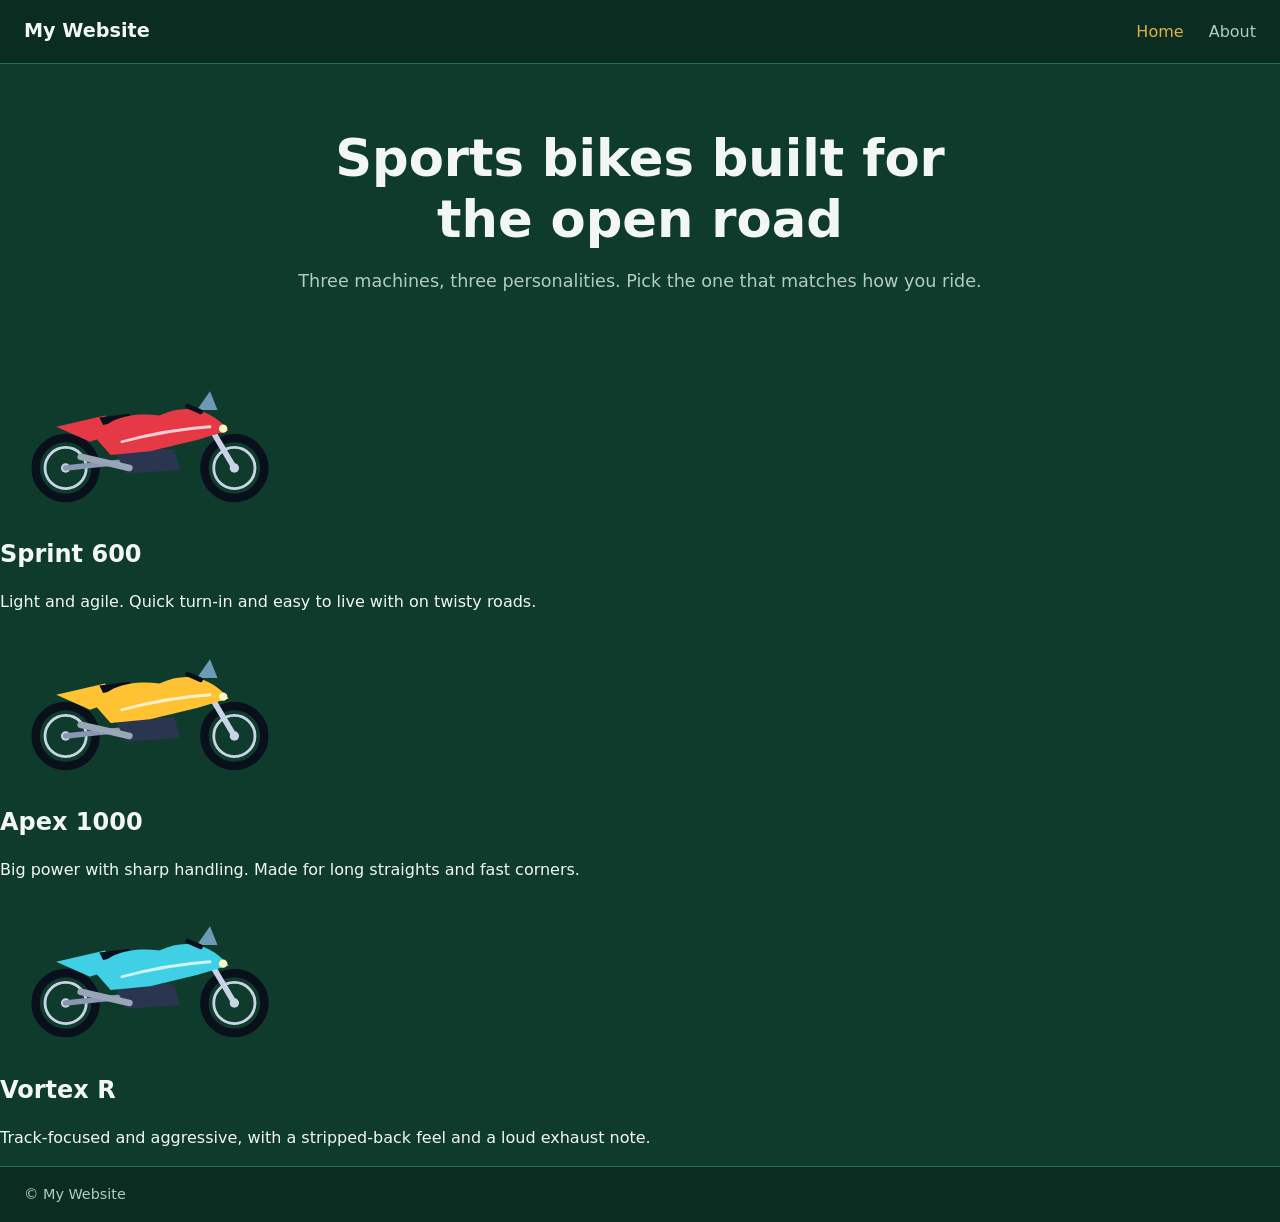
<file: index.html>
<!DOCTYPE html>
<html lang="en">
<head>
  <meta charset="UTF-8">
  <meta name="viewport" content="width=device-width, initial-scale=1">
  <title>My Website - Sports Bikes</title>
  <link rel="stylesheet" href="css/style.css">
</head>
<body>
  <!-- Reusable sports bike drawing. Body colour comes from the "color" of each <use>. -->
  <svg width="0" height="0" style="position:absolute" aria-hidden="true" focusable="false">
    <defs>
      <symbol id="sportbike" viewBox="0 0 300 160">
        <!-- wheels -->
        <circle cx="60" cy="112" r="32" fill="none" stroke="#0a0f1c" stroke-width="9"/>
        <circle cx="60" cy="112" r="22" fill="none" stroke="#c9d3e6" stroke-width="3"/>
        <circle cx="60" cy="112" r="5" fill="#c9d3e6"/>
        <circle cx="240" cy="112" r="32" fill="none" stroke="#0a0f1c" stroke-width="9"/>
        <circle cx="240" cy="112" r="22" fill="none" stroke="#c9d3e6" stroke-width="3"/>
        <circle cx="240" cy="112" r="5" fill="#c9d3e6"/>
        <!-- swingarm and front fork -->
        <path d="M60 112 L135 104" stroke="#8a97b3" stroke-width="6" stroke-linecap="round"/>
        <path d="M240 112 L208 58" stroke="#c9d3e6" stroke-width="6" stroke-linecap="round"/>
        <!-- engine -->
        <path d="M112 92 L176 92 L182 114 L124 118 Z" fill="#2a3550"/>
        <!-- exhaust -->
        <path d="M128 112 L76 100" stroke="#9aa5b8" stroke-width="7" stroke-linecap="round"/>
        <!-- tail section -->
        <path d="M50 68 L102 56 L114 74 L86 84 Z" fill="currentColor"/>
        <!-- seat -->
        <path d="M96 58 L128 54 L130 60 L100 66 Z" fill="#0a0f1c"/>
        <!-- main body and fairing -->
        <path d="M92 80 C100 60 130 52 160 56 C190 42 216 50 234 72 L200 82 L150 94 L108 98 Z" fill="currentColor"/>
        <!-- fairing accent stripe -->
        <path d="M120 84 C150 76 185 70 214 68" fill="none" stroke="#ffffff" stroke-opacity="0.75" stroke-width="3" stroke-linecap="round"/>
        <!-- windscreen -->
        <path d="M200 50 L214 30 L222 50 Z" fill="#9fd0ff" fill-opacity="0.65"/>
        <!-- handlebar and headlight -->
        <path d="M204 52 L190 46" stroke="#0a0f1c" stroke-width="5" stroke-linecap="round"/>
        <circle cx="228" cy="70" r="4.5" fill="#fff6c2"/>
      </symbol>
    </defs>
  </svg>

  <header class="site-header">
    <a class="brand" href="index.html">My Website</a>
    <nav>
      <a href="index.html" aria-current="page">Home</a>
      <a href="about.html">About</a>
    </nav>
  </header>

  <main>
    <section class="hero">
      <h1>Sports bikes built for the open road</h1>
      <p>Three machines, three personalities. Pick the one that matches how you ride.</p>
    </section>

    <section class="bikes" aria-label="Featured sports bikes">
      <article class="bike">
        <svg class="bike-art" style="color:#e63946" role="img" aria-label="Red sports bike">
          <use href="#sportbike" width="100%" height="100%"/>
        </svg>
        <h2>Sprint 600</h2>
        <p>Light and agile. Quick turn-in and easy to live with on twisty roads.</p>
      </article>

      <article class="bike">
        <svg class="bike-art" style="color:#ffc233" role="img" aria-label="Yellow sports bike">
          <use href="#sportbike" width="100%" height="100%"/>
        </svg>
        <h2>Apex 1000</h2>
        <p>Big power with sharp handling. Made for long straights and fast corners.</p>
      </article>

      <article class="bike">
        <svg class="bike-art" style="color:#3fd0e6" role="img" aria-label="Cyan sports bike">
          <use href="#sportbike" width="100%" height="100%"/>
        </svg>
        <h2>Vortex R</h2>
        <p>Track-focused and aggressive, with a stripped-back feel and a loud exhaust note.</p>
      </article>
    </section>
  </main>

  <footer class="site-footer">
    <p>&copy; <span id="year"></span> My Website</p>
  </footer>

  <script src="js/main.js"></script>
</body>
</html>
</file>
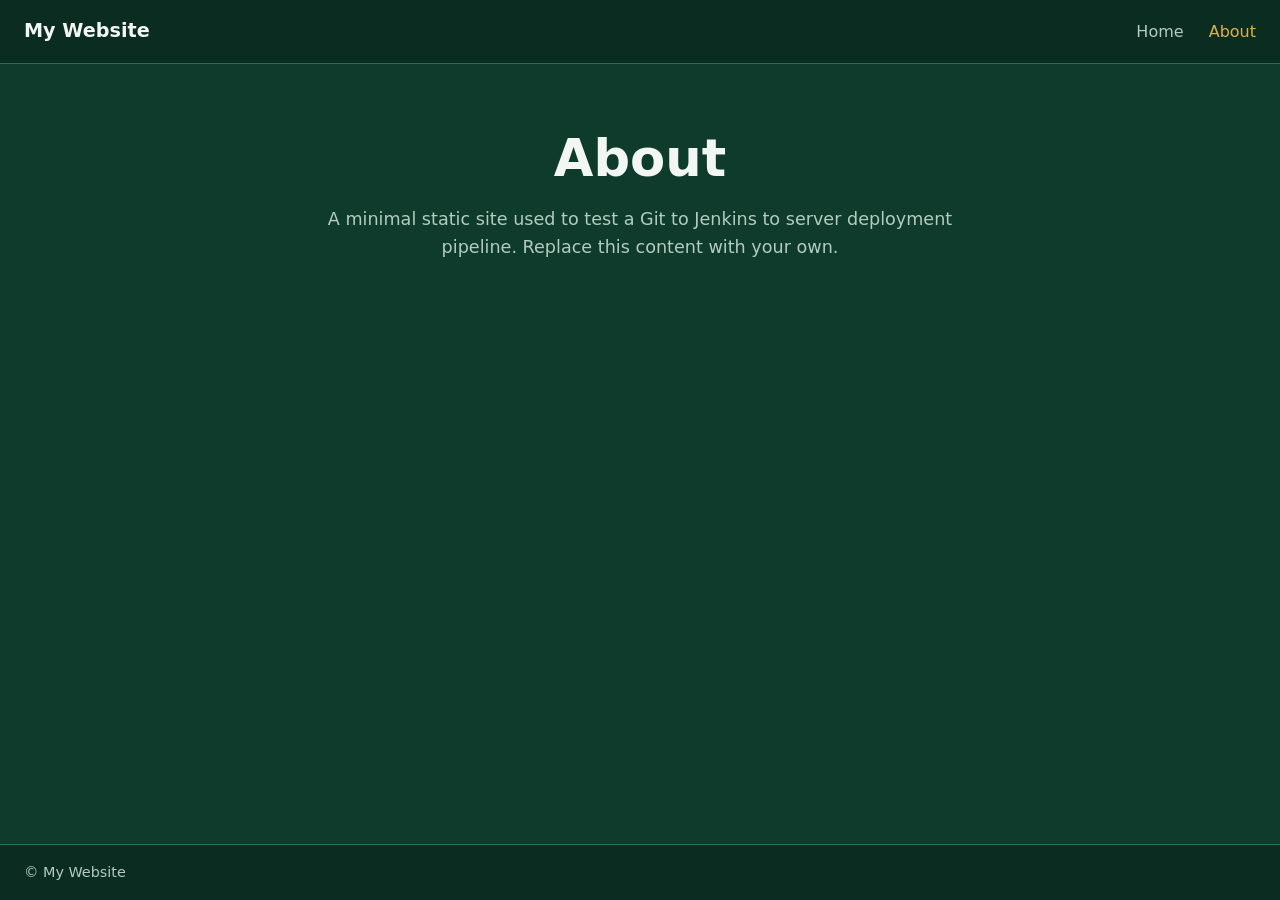
<file: about.html>
<!DOCTYPE html>
<html lang="en">
<head>
  <meta charset="UTF-8">
  <meta name="viewport" content="width=device-width, initial-scale=1">
  <title>About - My Website</title>
  <link rel="stylesheet" href="css/style.css">
</head>
<body>
  <header class="site-header">
    <a class="brand" href="index.html">My Website</a>
    <nav>
      <a href="index.html">Home</a>
      <a href="about.html" aria-current="page">About</a>
    </nav>
  </header>

  <main>
    <section class="hero">
      <h1>About</h1>
      <p>A minimal static site used to test a Git to Jenkins to server deployment pipeline. Replace this content with your own.</p>
    </section>
  </main>

  <footer class="site-footer">
    <p>&copy; <span id="year"></span> My Website</p>
  </footer>

  <script src="js/main.js"></script>
</body>
</html>
</file>
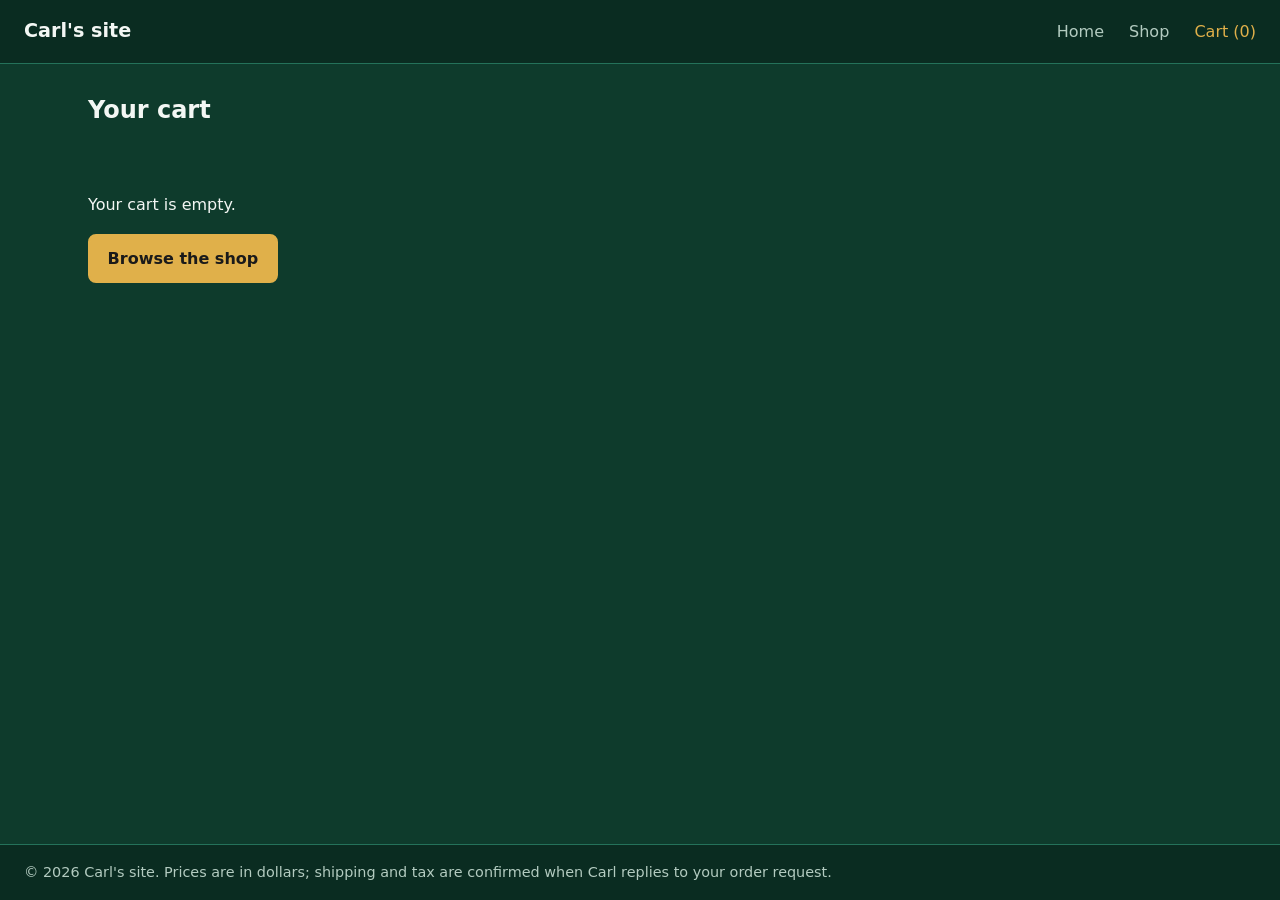
<file: cart.html>
<!DOCTYPE html>
<html lang="en">
<head>
  <meta charset="UTF-8">
  <meta name="viewport" content="width=device-width, initial-scale=1">
  <title>Your cart - Carl's site</title>
  <link rel="stylesheet" href="css/style.css">
</head>
<body>
  <header class="site-header">
    <a class="brand" href="index.html">Carl's site</a>
    <nav aria-label="Main">
      <a href="index.html">Home</a>
      <a href="shop.html">Shop</a>
      <a href="cart.html" aria-current="page">Cart (<span class="cart-count">0</span>)</a>
    </nav>
  </header>

  <main>
    <section class="section">
      <h1>Your cart</h1>

      <div id="cart-empty" class="empty">
        <p>Your cart is empty.</p>
        <a class="btn" href="shop.html">Browse the shop</a>
      </div>

      <div id="cart-content" hidden>
        <ul class="cart-list" id="cart-items"></ul>
        <p class="subtotal">Subtotal: <strong id="cart-total">$0.00</strong></p>

        <h2 id="checkout">Checkout: send your order request</h2>
        <p class="hint">No payment is taken on this site. Carl will reply to confirm shipping, payment and delivery.</p>

        <form id="order-form" class="order-form">
          <label>Full name
            <input name="name" type="text" autocomplete="name" required>
          </label>
          <label>Email
            <input name="email" type="email" autocomplete="email" required>
          </label>
          <label>Phone
            <input name="phone" type="tel" autocomplete="tel" required>
          </label>
          <label>Delivery address
            <textarea name="address" rows="3" autocomplete="street-address" required></textarea>
          </label>
          <label>Notes (optional)
            <textarea name="notes" rows="2"></textarea>
          </label>
          <button type="submit" class="btn btn-big">Send order request</button>
        </form>
      </div>

      <p id="order-status" class="status" role="status" hidden></p>
    </section>
  </main>

  <footer class="site-footer">
    <p>&copy; <span id="year"></span> Carl's site. Prices are in dollars; shipping and tax are confirmed when Carl replies to your order request.</p>
  </footer>

  <script src="js/products.js"></script>
  <script src="js/main.js"></script>
</body>
</html>
</file>
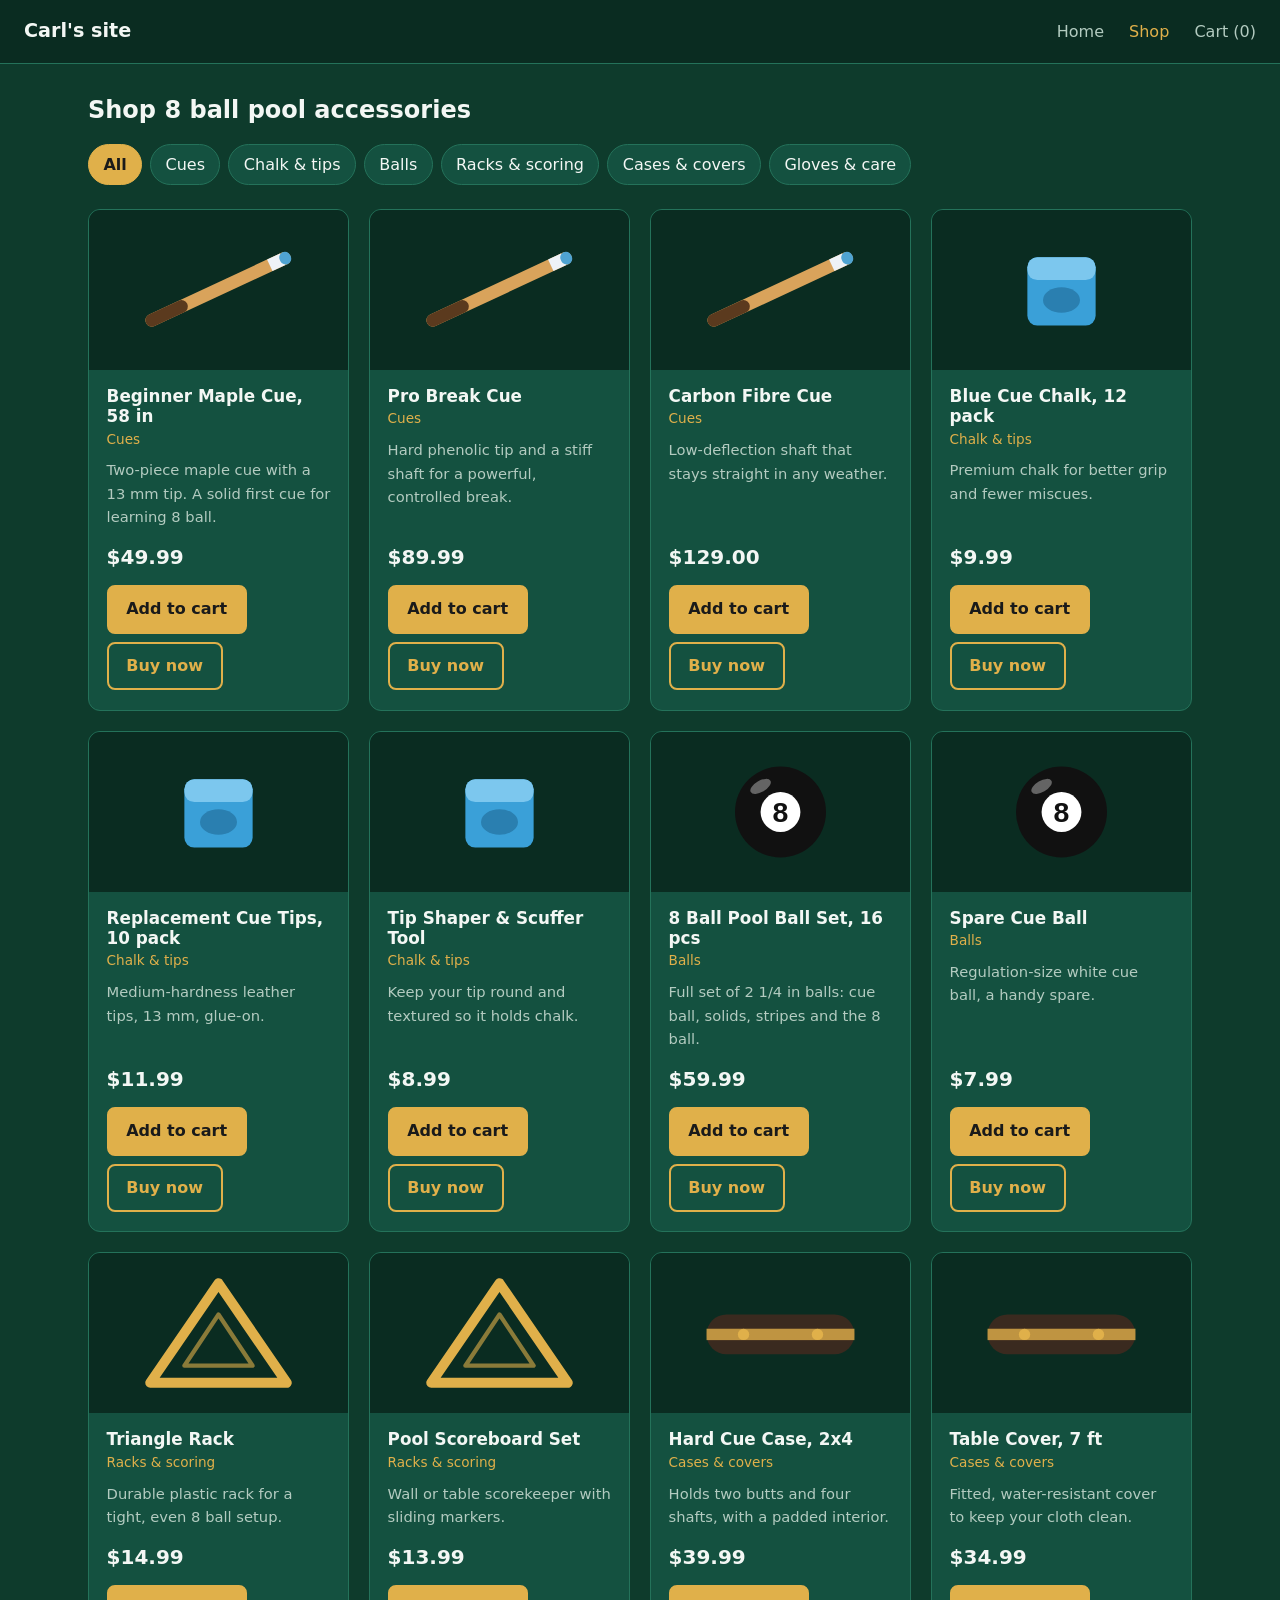
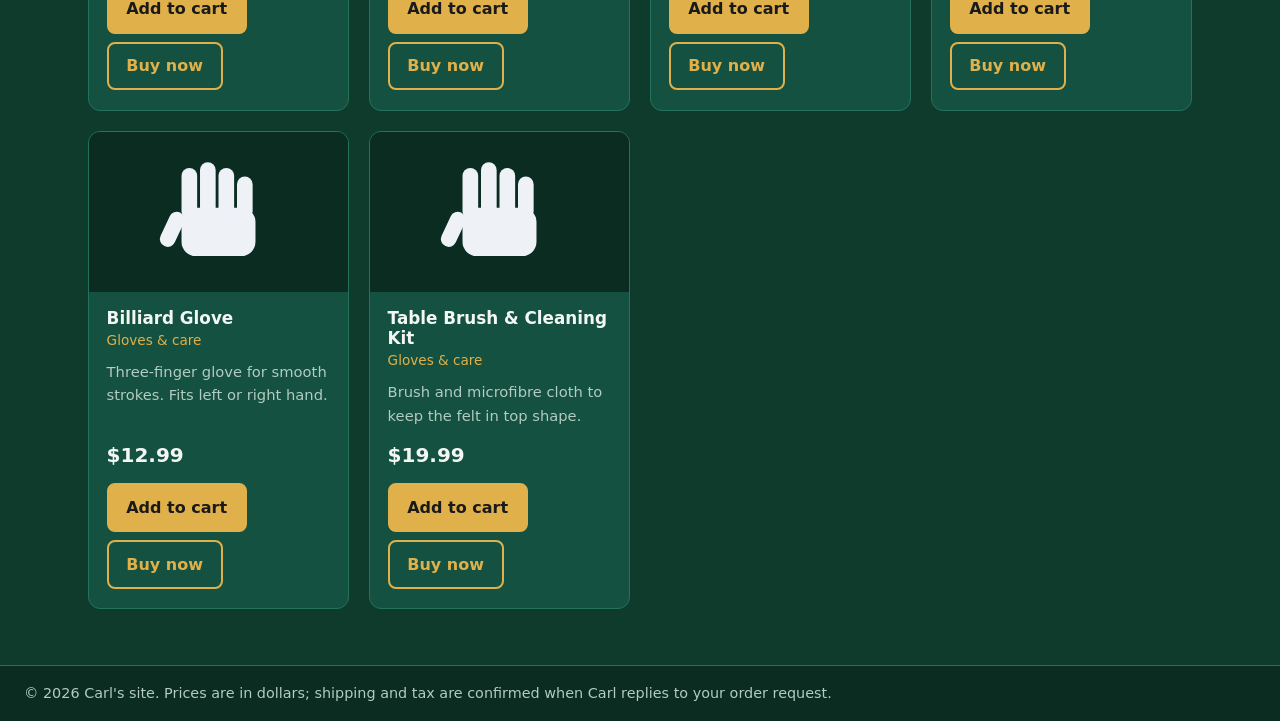
<file: shop.html>
<!DOCTYPE html>
<html lang="en">
<head>
  <meta charset="UTF-8">
  <meta name="viewport" content="width=device-width, initial-scale=1">
  <title>Shop - Carl's site</title>
  <link rel="stylesheet" href="css/style.css">
</head>
<body>
  <header class="site-header">
    <a class="brand" href="index.html">Carl's site</a>
    <nav aria-label="Main">
      <a href="index.html">Home</a>
      <a href="shop.html" aria-current="page">Shop</a>
      <a href="cart.html">Cart (<span class="cart-count">0</span>)</a>
    </nav>
  </header>

  <main>
    <section class="section">
      <h1>Shop 8 ball pool accessories</h1>
      <div class="filters" id="filters" aria-label="Filter by category"></div>
      <div class="product-grid" id="product-grid"></div>
    </section>
  </main>

  <footer class="site-footer">
    <p>&copy; <span id="year"></span> Carl's site. Prices are in dollars; shipping and tax are confirmed when Carl replies to your order request.</p>
  </footer>

  <script src="js/products.js"></script>
  <script src="js/main.js"></script>
</body>
</html>
</file>
<file: css/style.css>
:root {
  --felt: #0e3b2c;         /* page background: pool-table green */
  --felt-deep: #0a2c21;
  --card: #145140;
  --line: #24725a;
  --text: #f3f7f4;
  --muted: #b3cbc0;
  --gold: #e0b04a;         /* accent */
  --gold-dark: #c2942f;
  --danger: #ff9b8f;
}

* { box-sizing: border-box; }

body {
  margin: 0;
  min-height: 100vh;
  display: flex;
  flex-direction: column;
  font-family: system-ui, -apple-system, "Segoe UI", Roboto, sans-serif;
  background: var(--felt);
  color: var(--text);
  line-height: 1.6;
}
main { flex: 1; }
h1, h2, h3 { line-height: 1.2; }
a { color: var(--gold); }

/* header / footer */
.site-header {
  display: flex; justify-content: space-between; align-items: center; flex-wrap: wrap; gap: .5rem;
  padding: 1rem 1.5rem; background: var(--felt-deep); border-bottom: 1px solid var(--line);
}
.brand { font-weight: 700; font-size: 1.2rem; color: var(--text); text-decoration: none; }
nav a { margin-left: 1.25rem; color: var(--muted); text-decoration: none; }
nav a:hover, nav a[aria-current="page"] { color: var(--gold); }
.site-footer {
  padding: 1rem 1.5rem; background: var(--felt-deep); border-top: 1px solid var(--line);
  color: var(--muted); font-size: .9rem;
}
.site-footer p { margin: 0; }

/* hero */
.hero { max-width: 46rem; margin: 0 auto; padding: 4rem 1.5rem 2.5rem; text-align: center; }
.hero h1 { font-size: clamp(2rem, 6vw, 3.2rem); margin: 0 0 1rem; }
.hero p { color: var(--muted); font-size: 1.1rem; margin: 0 0 1.75rem; }

.section { max-width: 72rem; margin: 0 auto; padding: 1.5rem 1.5rem 3.5rem; }
.section h1 { margin-top: .5rem; }
.more { margin-top: 1.5rem; }

/* buttons */
.btn {
  display: inline-block; font: inherit; font-weight: 600; text-decoration: none; cursor: pointer;
  padding: .6rem 1.1rem; border-radius: 8px; border: 2px solid var(--gold);
  background: var(--gold); color: #1a1a1a;
}
.btn:hover { background: var(--gold-dark); border-color: var(--gold-dark); }
.btn:disabled { opacity: .8; cursor: default; }
.btn-alt { background: transparent; color: var(--gold); }
.btn-alt:hover { background: rgba(224,176,74,.15); color: var(--gold); border-color: var(--gold); }
.btn-big { padding: .8rem 1.6rem; font-size: 1.05rem; }
a:focus-visible, button:focus-visible, input:focus-visible, textarea:focus-visible {
  outline: 3px solid #fff; outline-offset: 2px;
}

/* filters */
.filters { display: flex; flex-wrap: wrap; gap: .5rem; margin: 1rem 0 1.5rem; }
.chip {
  font: inherit; cursor: pointer; padding: .4rem .9rem; border-radius: 999px;
  border: 1px solid var(--line); background: var(--card); color: var(--text);
}
.chip[aria-pressed="true"] { background: var(--gold); border-color: var(--gold); color: #1a1a1a; font-weight: 600; }

/* products */
.product-grid {
  display: grid; gap: 1.25rem;
  grid-template-columns: repeat(auto-fill, minmax(15.5rem, 1fr));
}
.product { background: var(--card); border: 1px solid var(--line); border-radius: 12px; overflow: hidden; display: flex; flex-direction: column; }
.product-art { background: var(--felt-deep); padding: 1rem; }
.product-art svg { display: block; width: 100%; height: 8rem; }
.product-body { padding: 1rem 1.1rem 1.2rem; display: flex; flex-direction: column; flex: 1; }
.product h3 { margin: 0; font-size: 1.05rem; }
.cat { margin: .15rem 0 .5rem; color: var(--gold); font-size: .85rem; }
.desc { margin: 0 0 .75rem; color: var(--muted); font-size: .92rem; flex: 1; }
.price { margin: 0 0 .75rem; font-size: 1.25rem; font-weight: 700; }
.buy { display: flex; gap: .5rem; flex-wrap: wrap; }

/* cart */
.empty { padding: 2rem 0; }
.cart-list { list-style: none; margin: 1rem 0; padding: 0; }
.cart-row {
  display: grid; align-items: center; gap: .75rem 1rem;
  grid-template-columns: 4.5rem 1fr auto auto auto;
  padding: .85rem 0; border-bottom: 1px solid var(--line);
}
.cart-art { background: var(--felt-deep); border-radius: 8px; padding: .3rem; }
.cart-art svg { display: block; width: 100%; height: 3rem; }
.cart-info strong { display: block; }
.cart-info span { color: var(--muted); font-size: .9rem; }
.qty { display: inline-flex; align-items: center; gap: .5rem; }
.qty button {
  width: 2rem; height: 2rem; font: inherit; font-size: 1.1rem; cursor: pointer;
  border-radius: 6px; border: 1px solid var(--line); background: var(--card); color: var(--text);
}
.qty span { min-width: 1.5rem; text-align: center; }
.line-total { font-weight: 700; min-width: 5rem; text-align: right; }
.remove { font: inherit; background: none; border: 0; color: var(--danger); cursor: pointer; text-decoration: underline; }
.subtotal { text-align: right; font-size: 1.2rem; margin: 1rem 0 2rem; }

.hint { color: var(--muted); }
.order-form { display: grid; gap: 1rem; max-width: 32rem; }
.order-form label { display: grid; gap: .3rem; font-weight: 600; }
.order-form input, .order-form textarea {
  font: inherit; padding: .6rem .7rem; border-radius: 8px;
  border: 1px solid var(--line); background: var(--felt-deep); color: var(--text);
}
.status { margin-top: 1.5rem; padding: .8rem 1rem; border-radius: 8px; max-width: 40rem; }
.status.ok { background: rgba(224,176,74,.18); border: 1px solid var(--gold); }
.status.error { background: rgba(255,155,143,.15); border: 1px solid var(--danger); }
[hidden] { display: none !important; }

@media (max-width: 40rem) {
  .cart-row { grid-template-columns: 4rem 1fr; }
  .qty, .line-total, .remove { grid-column: 2; text-align: left; }
}
</file>
